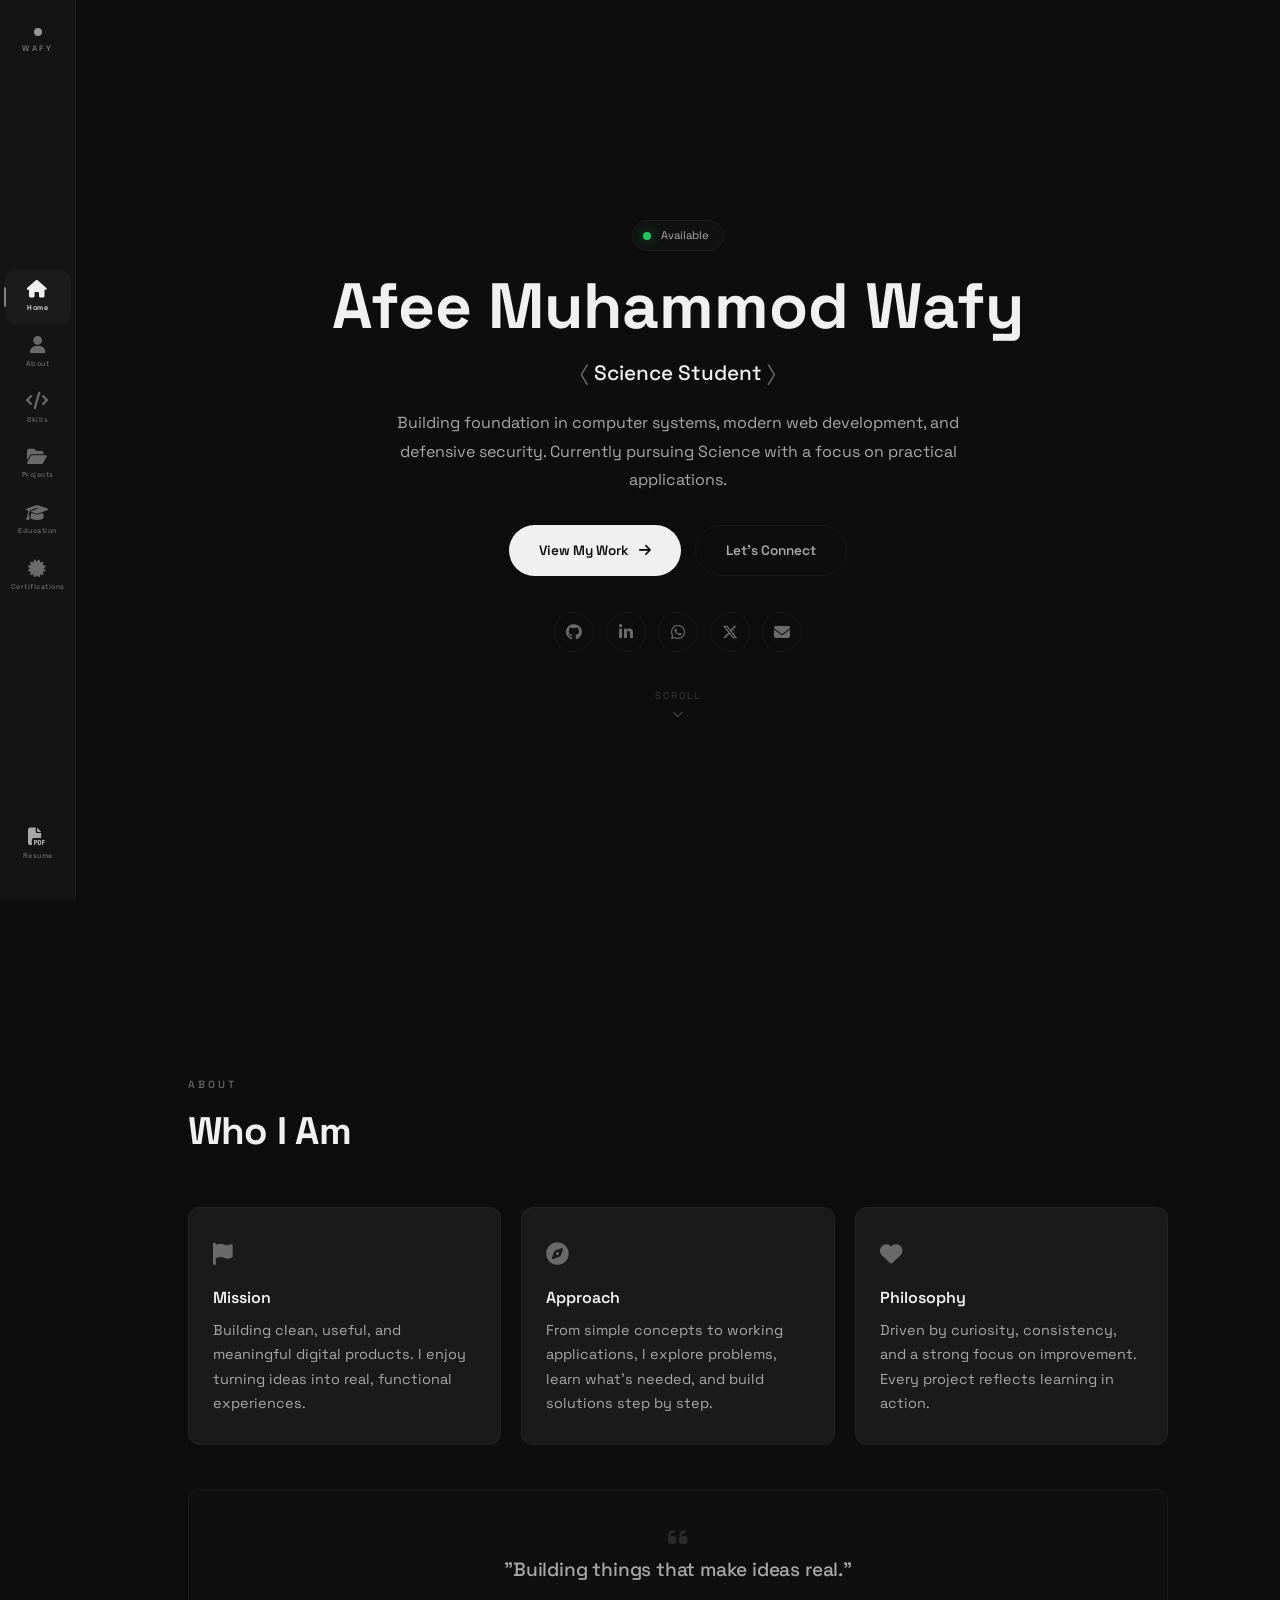
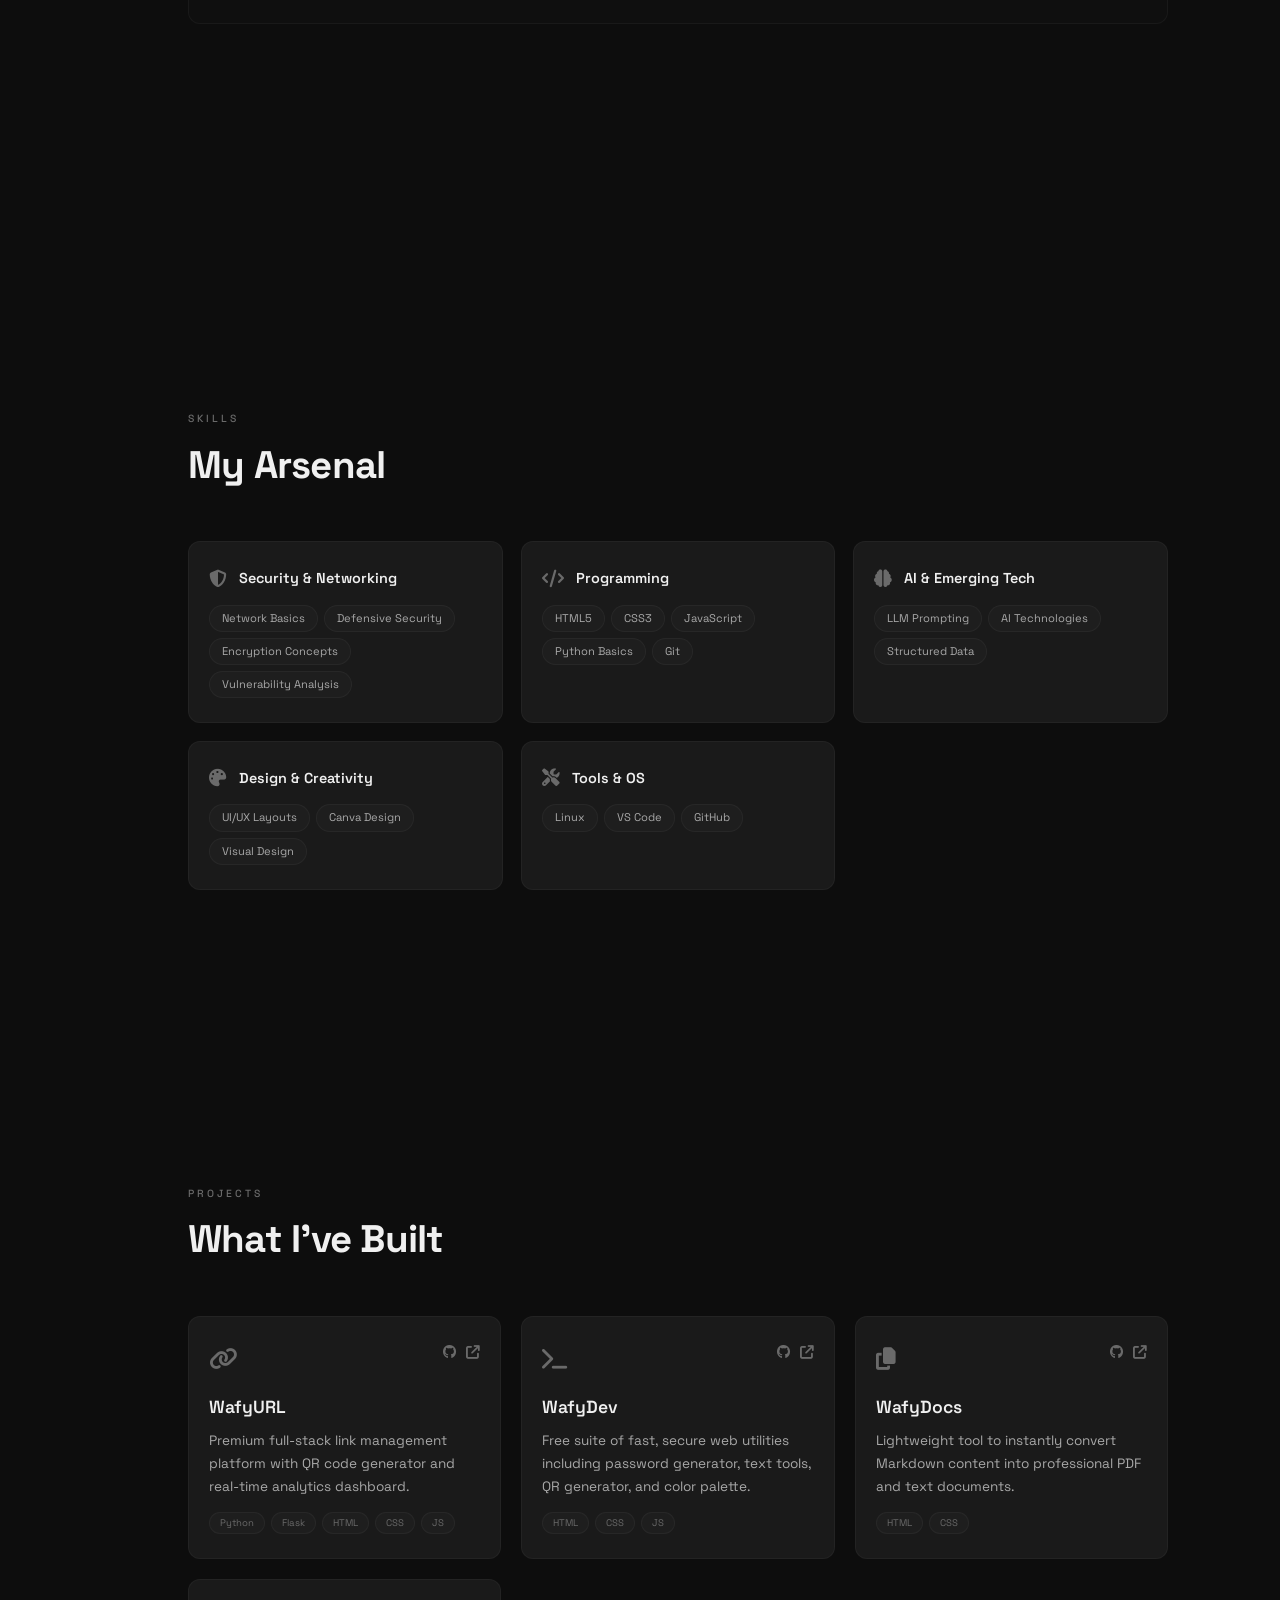
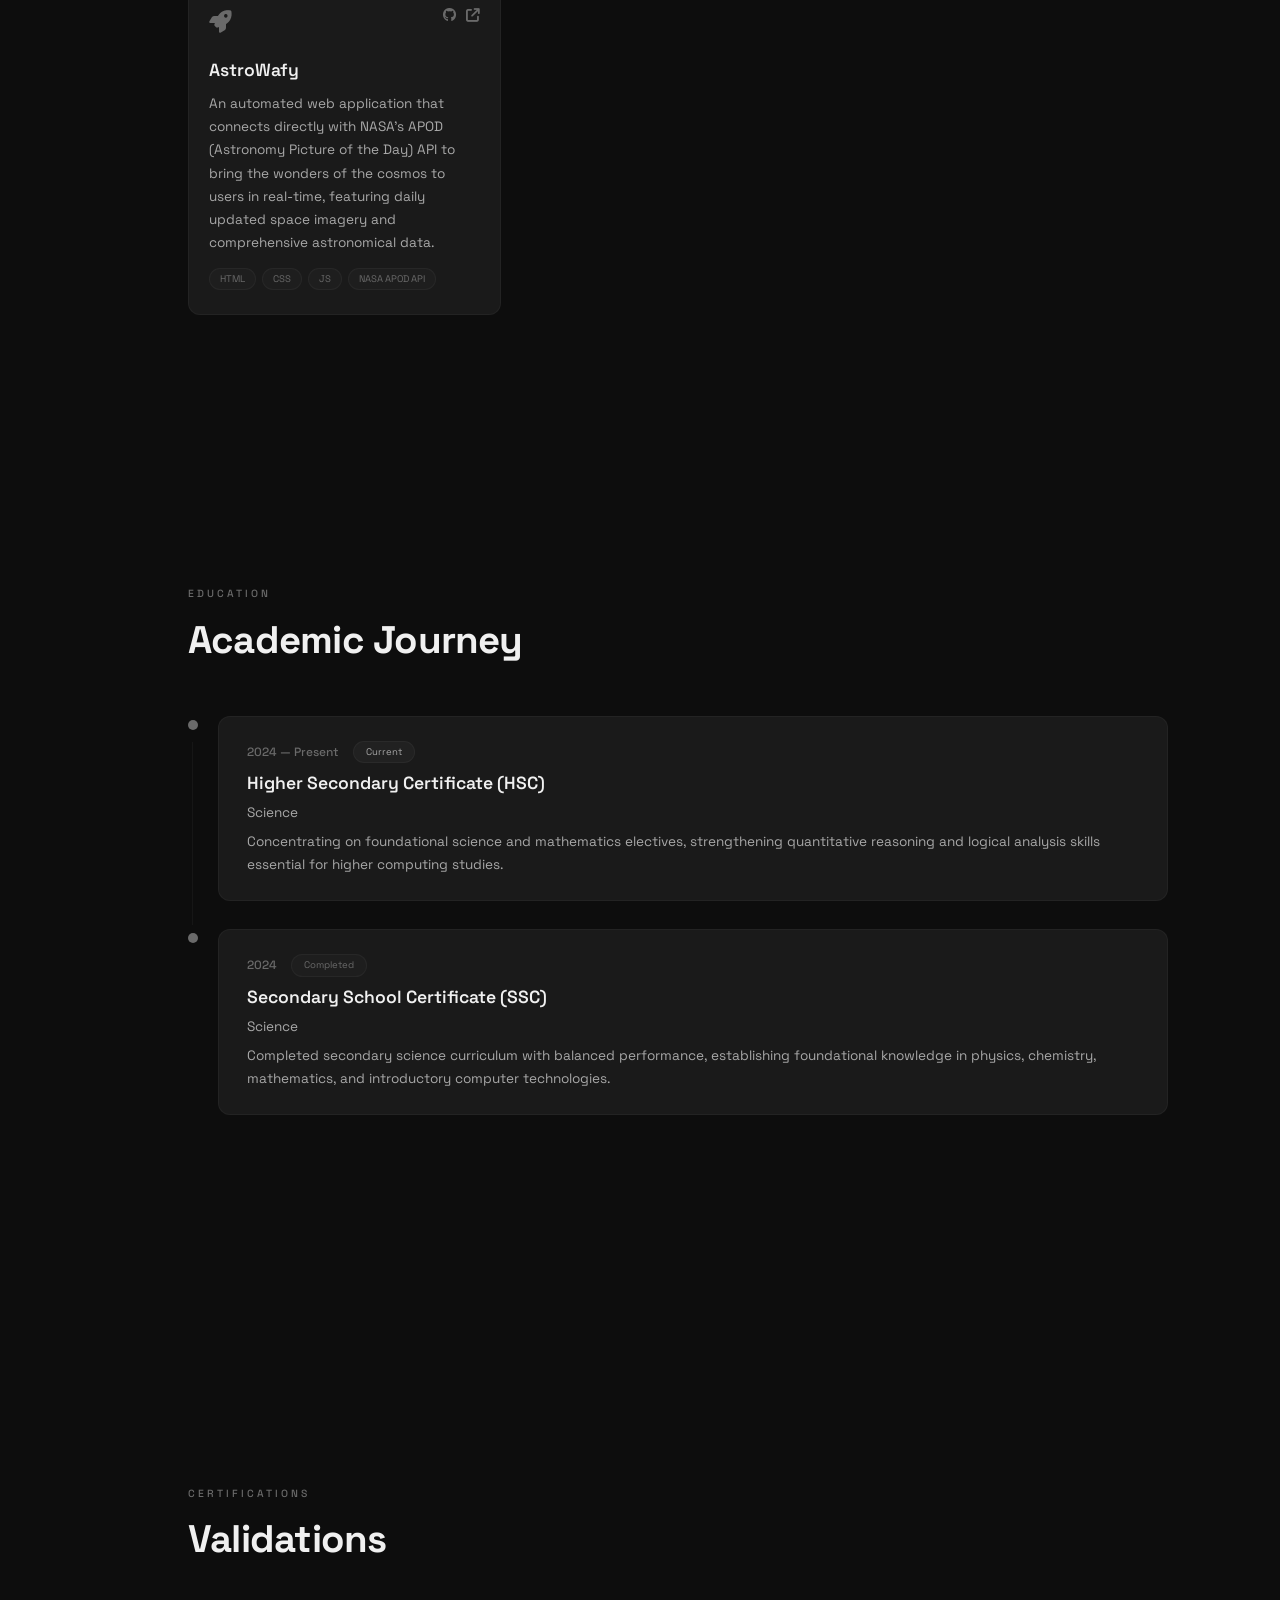
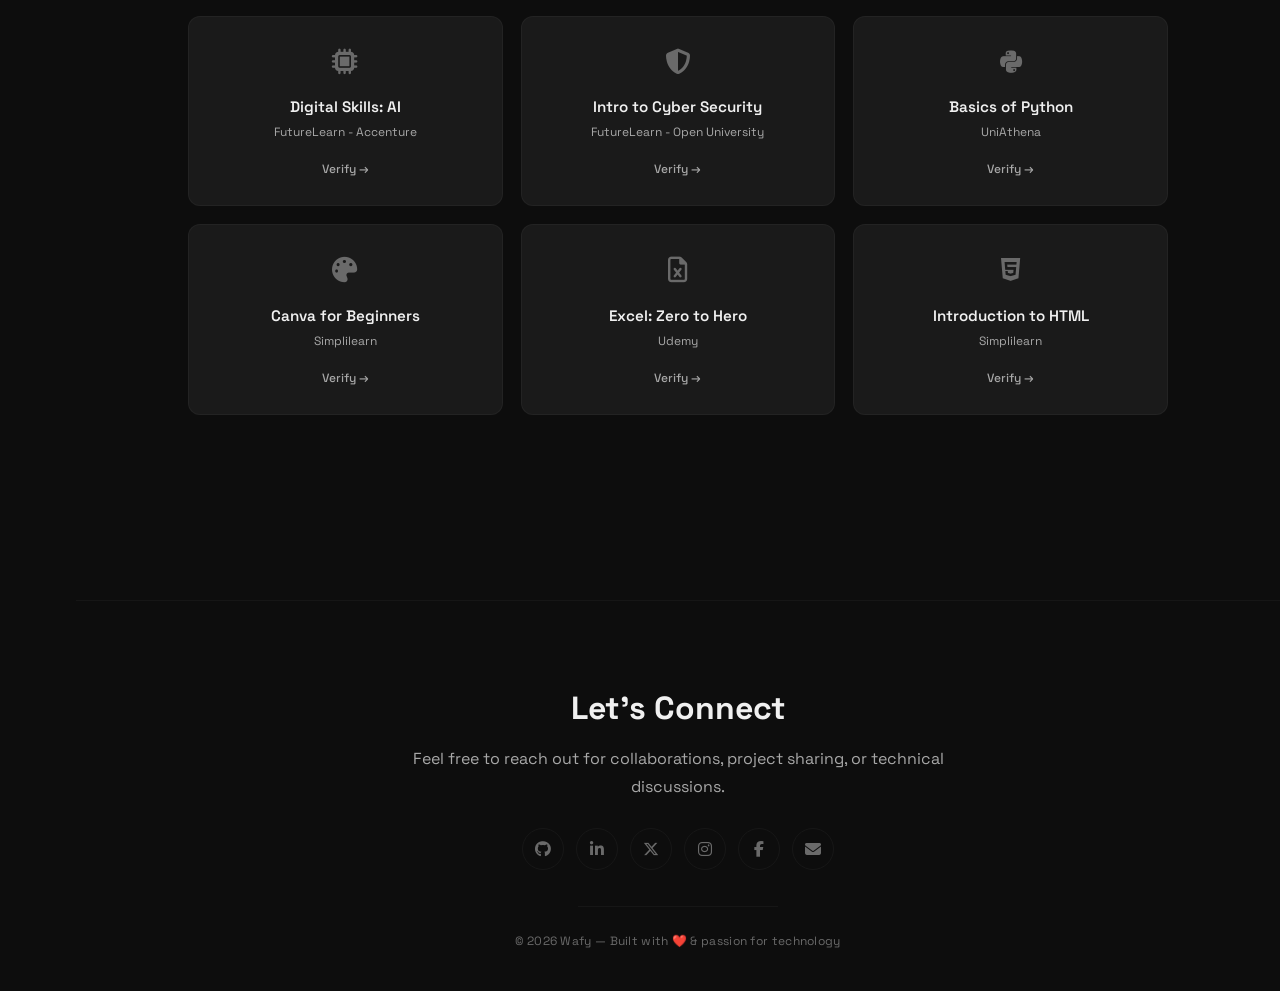
<file: index.html>
<!DOCTYPE html>
<html lang="en">
<head>
    <meta charset="UTF-8">
    <meta name="viewport" content="width=device-width, initial-scale=1.0">
    <title>Afee Muhammod Wafy</title>
    
    <!-- SEO Meta Tags -->
    <meta name="description" content="Portfolio of Afee Muhammod Wafy, a Science student, cybersecurity enthusiast, and developer exploring AI and front-end technologies.">
    <meta name="keywords" content="Afee Muhammod Wafy, Wafy, Portfolio, Science Student, Cybersecurity, Front-End Developer, AI Explorer">
    <meta name="author" content="Afee Muhammod Wafy">
    <link rel="canonical" href="https://www.amwafy.xyz/">
    
    <!-- Google Search Site Name Structured Data -->
    <script type="application/ld+json">
    {
      "@context": "https://schema.org",
      "@type": "WebSite",
      "name": "Afee Muhammod Wafy",
      "url": "https://www.amwafy.xyz/"
    }
    </script>
    
    <!-- Open Graph -->
    <meta property="og:type" content="website">
    <meta property="og:url" content="https://www.amwafy.xyz/">
    <meta property="og:title" content="Afee Muhammod Wafy">
    <meta property="og:description" content="Portfolio of Afee Muhammod Wafy, exploring front-end development, cybersecurity, and artificial intelligence.">
    <meta property="og:image" content="https://www.amwafy.xyz/images/og-image.jpg">

    <!-- Twitter -->
    <meta property="twitter:card" content="summary_large_image">
    <meta property="twitter:url" content="https://www.amwafy.xyz/">
    <meta property="twitter:title" content="Afee Muhammod Wafy">
    <meta property="twitter:description" content="Portfolio of Afee Muhammod Wafy.">

    <!-- Favicon -->
    <link rel="icon" type="image/png" href="icon.png">
    <link rel="apple-touch-icon" href="icon.png">

    <!-- Google Fonts -->
    <link rel="preconnect" href="https://fonts.googleapis.com">
    <link rel="preconnect" href="https://fonts.gstatic.com" crossorigin>
    <link href="https://fonts.googleapis.com/css2?family=Space+Grotesk:wght@300;400;500;600;700&display=swap" rel="stylesheet">

    <!-- Font Awesome 6.5+ (supports X/Twitter icon) -->
    <link rel="stylesheet" href="https://cdnjs.cloudflare.com/ajax/libs/font-awesome/6.5.0/css/all.min.css">

    <!-- Custom CSS -->
    <link rel="stylesheet" href="style.css">
</head>
<body>

    <!-- ✦ SIDEBAR NAVIGATION ✦ -->
    <aside class="sidebar">
        <div class="sidebar-brand">
            <span class="brand-dot"></span>
            <span class="brand-text">WAFY</span>
        </div>
        
        <nav class="sidebar-nav">
            <a href="#home" class="nav-link active" data-section="home">
                <i class="fa-solid fa-house"></i>
                <span>Home</span>
            </a>
            <a href="#about" class="nav-link" data-section="about">
                <i class="fa-solid fa-user"></i>
                <span>About</span>
            </a>
            <a href="#skills" class="nav-link" data-section="skills">
                <i class="fa-solid fa-code"></i>
                <span>Skills</span>
            </a>
            <a href="#projects" class="nav-link" data-section="projects">
                <i class="fa-solid fa-folder-open"></i>
                <span>Projects</span>
            </a>
            <a href="#education" class="nav-link" data-section="education">
                <i class="fa-solid fa-graduation-cap"></i>
                <span>Education</span>
            </a>
            <a href="#certifications" class="nav-link" data-section="certifications">
                <i class="fa-solid fa-certificate"></i>
                <span>Certifications</span>
            </a>
        </nav>

        <div class="sidebar-footer">
            <a href="cv.pdf" download class="sidebar-resume">
                <i class="fa-solid fa-file-pdf"></i>
                <span>Resume</span>
            </a>
        </div>
    </aside>

    <!-- ✦ MOBILE HEADER ✦ -->
    <header class="mobile-header">
        <span class="mobile-brand">WAFY</span>
        <button class="mobile-menu-btn" id="menuBtn">
            <span></span>
            <span></span>
            <span></span>
        </button>
    </header>

    <!-- ✦ MOBILE NAV ✦ -->
    <div class="mobile-nav" id="mobileNav">
        <a href="#home" class="mobile-nav-link active" data-section="home">
            <i class="fa-solid fa-house"></i> Home
        </a>
        <a href="#about" class="mobile-nav-link" data-section="about">
            <i class="fa-solid fa-user"></i> About
        </a>
        <a href="#skills" class="mobile-nav-link" data-section="skills">
            <i class="fa-solid fa-code"></i> Skills
        </a>
        <a href="#projects" class="mobile-nav-link" data-section="projects">
            <i class="fa-solid fa-folder-open"></i> Projects
        </a>
        <a href="#education" class="mobile-nav-link" data-section="education">
            <i class="fa-solid fa-graduation-cap"></i> Education
        </a>
        <a href="#certifications" class="mobile-nav-link" data-section="certifications">
            <i class="fa-solid fa-certificate"></i> Certifications
        </a>
        <a href="cv.pdf" download class="mobile-nav-link resume-mobile">
            <i class="fa-solid fa-file-pdf"></i> Resume
        </a>
    </div>

    <!-- ✦ MAIN CONTENT ✦ -->
    <main class="main-content">

        <!-- ═══ HERO ═══ -->
        <section id="home" class="section hero">
            <div class="hero-content-center">
                <div class="hero-tag">
                    <span class="pulse-dot"></span>
                    Available
                </div>
                <h1 class="hero-name">
                    Afee Muhammod Wafy
                </h1>
                <div class="hero-role">
                    <span class="role-bracket">⟨</span>
                    <span class="role-text" id="roleText">Front-End Developer</span>
                    <span class="role-bracket">⟩</span>
                </div>
                <p class="hero-desc">
                    Building foundation in computer systems, modern web development, 
                    and defensive security. Currently pursuing Science with a focus 
                    on practical applications.
                </p>
                <div class="hero-actions">
                    <a href="#projects" class="btn-primary">
                        View My Work
                        <i class="fa-solid fa-arrow-right"></i>
                    </a>
                    <a href="#footer" class="btn-secondary">
                        Let's Connect
                    </a>
                </div>
                <div class="hero-social">
                    <a href="https://github.com/afeemuhammodwafy1" target="_blank"><i class="fa-brands fa-github"></i></a>
                    <a href="https://linkedin.com/in/afeemuhammodwafy1" target="_blank"><i class="fa-brands fa-linkedin-in"></i></a>
                    <a href="https://wa.me/8801644568471" target="_blank"><i class="fa-brands fa-whatsapp"></i></a>
                    <a href="https://twitter.com/muhammodwafy" target="_blank"><i class="fa-brands fa-x-twitter"></i></a>
                    <a href="mailto:afeemuhammodwafy@gmail.com"><i class="fa-solid fa-envelope"></i></a>
                </div>
            </div>
            <div class="scroll-indicator">
                <span>Scroll</span>
                <i class="fa-solid fa-chevron-down"></i>
            </div>
        </section>

        <!-- ═══ ABOUT ═══ -->
        <section id="about" class="section">
            <div class="section-label">About</div>
            <h2 class="section-title">Who I Am</h2>
            
            <div class="about-grid">
                <div class="about-card">
                    <div class="about-icon"><i class="fa-solid fa-flag"></i></div>
                    <h3>Mission</h3>
                    <p>Building clean, useful, and meaningful digital products. I enjoy turning ideas into real, functional experiences.</p>
                </div>
                <div class="about-card">
                    <div class="about-icon"><i class="fa-solid fa-compass"></i></div>
                    <h3>Approach</h3>
                    <p>From simple concepts to working applications, I explore problems, learn what's needed, and build solutions step by step.</p>
                </div>
                <div class="about-card">
                    <div class="about-icon"><i class="fa-solid fa-heart"></i></div>
                    <h3>Philosophy</h3>
                    <p>Driven by curiosity, consistency, and a strong focus on improvement. Every project reflects learning in action.</p>
                </div>
            </div>

            <div class="about-quote-block">
                <i class="fa-solid fa-quote-left"></i>
                <p>"Building things that make ideas real."</p>
            </div>
        </section>

        <!-- ═══ SKILLS ═══ -->
        <section id="skills" class="section">
            <div class="section-label">Skills</div>
            <h2 class="section-title">My Arsenal</h2>

            <div class="skills-grid">
                <div class="skill-group">
                    <div class="skill-group-header">
                        <i class="fa-solid fa-shield-halved"></i>
                        <h3>Security & Networking</h3>
                    </div>
                    <div class="skill-tags">
                        <span>Network Basics</span>
                        <span>Defensive Security</span>
                        <span>Encryption Concepts</span>
                        <span>Vulnerability Analysis</span>
                    </div>
                </div>

                <div class="skill-group">
                    <div class="skill-group-header">
                        <i class="fa-solid fa-code"></i>
                        <h3>Programming</h3>
                    </div>
                    <div class="skill-tags">
                        <span>HTML5</span>
                        <span>CSS3</span>
                        <span>JavaScript</span>
                        <span>Python Basics</span>
                        <span>Git</span>
                    </div>
                </div>

                <div class="skill-group">
                    <div class="skill-group-header">
                        <i class="fa-solid fa-brain"></i>
                        <h3>AI & Emerging Tech</h3>
                    </div>
                    <div class="skill-tags">
                        <span>LLM Prompting</span>
                        <span>AI Technologies</span>
                        <span>Structured Data</span>
                    </div>
                </div>

                <div class="skill-group">
                    <div class="skill-group-header">
                        <i class="fa-solid fa-palette"></i>
                        <h3>Design & Creativity</h3>
                    </div>
                    <div class="skill-tags">
                        <span>UI/UX Layouts</span>
                        <span>Canva Design</span>
                        <span>Visual Design</span>
                    </div>
                </div>

                <div class="skill-group">
                    <div class="skill-group-header">
                        <i class="fa-solid fa-tools"></i>
                        <h3>Tools & OS</h3>
                    </div>
                    <div class="skill-tags">
                        <span>Linux</span>
                        <span>VS Code</span>
                        <span>GitHub</span>
                    </div>
                </div>
            </div>
        </section>

        <!-- ═══ PROJECTS ═══ -->
        <section id="projects" class="section">
            <div class="section-label">Projects</div>
            <h2 class="section-title">What I've Built</h2>

            <div class="projects-grid">
                <!-- Project 1 -->
                <div class="project-card">
                    <div class="project-top">
                        <div class="project-icon"><i class="fa-solid fa-link"></i></div>
                        <div class="project-links-top">
                            <a href="https://github.com/afeemuhammodwafy1/wafyurl" target="_blank"><i class="fa-brands fa-github"></i></a>
                            <a href="https://wafyurl.onrender.com/" target="_blank"><i class="fa-solid fa-arrow-up-right-from-square"></i></a>
                        </div>
                    </div>
                    <h3 class="project-title">WafyURL</h3>
                    <p class="project-desc">Premium full-stack link management platform with QR code generator and real-time analytics dashboard.</p>
                    <div class="project-tags">
                        <span>Python</span>
                        <span>Flask</span>
                        <span>HTML</span>
                        <span>CSS</span>
                        <span>JS</span>
                    </div>
                </div>

                <!-- Project 2 -->
                <div class="project-card">
                    <div class="project-top">
                        <div class="project-icon"><i class="fa-solid fa-terminal"></i></div>
                        <div class="project-links-top">
                            <a href="https://github.com/afeemuhammodwafy1/wafydev" target="_blank"><i class="fa-brands fa-github"></i></a>
                            <a href="https://afeemuhammodwafy1.github.io/wafydev/" target="_blank"><i class="fa-solid fa-arrow-up-right-from-square"></i></a>
                        </div>
                    </div>
                    <h3 class="project-title">WafyDev</h3>
                    <p class="project-desc">Free suite of fast, secure web utilities including password generator, text tools, QR generator, and color palette.</p>
                    <div class="project-tags">
                        <span>HTML</span>
                        <span>CSS</span>
                        <span>JS</span>
                    </div>
                </div>

                <!-- Project 3 -->
                <div class="project-card">
                    <div class="project-top">
                        <div class="project-icon"><i class="fa-solid fa-copy"></i></div>
                        <div class="project-links-top">
                            <a href="https://github.com/afeemuhammodwafy1/wafydocs" target="_blank"><i class="fa-brands fa-github"></i></a>
                            <a href="https://afeemuhammodwafy1.github.io/wafydocs/" target="_blank"><i class="fa-solid fa-arrow-up-right-from-square"></i></a>
                        </div>
                    </div>
                    <h3 class="project-title">WafyDocs</h3>
                    <p class="project-desc">Lightweight tool to instantly convert Markdown content into professional PDF and text documents.</p>
                    <div class="project-tags">
                        <span>HTML</span>
                        <span>CSS</span>
                    </div>
                </div>

                <!-- Project 4 - NEW AstroWafy -->
                <div class="project-card">
                    <div class="project-top">
                        <div class="project-icon"><i class="fa-solid fa-rocket"></i></div>
                        <div class="project-links-top">
                            <a href="https://github.com/afeemuhammodwafy1/astrowafy" target="_blank"><i class="fa-brands fa-github"></i></a>
                            <a href="https://astro.amwafy.xyz/" target="_blank"><i class="fa-solid fa-arrow-up-right-from-square"></i></a>
                        </div>
                    </div>
                    <h3 class="project-title">AstroWafy</h3>
                    <p class="project-desc">An automated web application that connects directly with NASA's APOD (Astronomy Picture of the Day) API to bring the wonders of the cosmos to users in real-time, featuring daily updated space imagery and comprehensive astronomical data.</p>
                    <div class="project-tags">
                        <span>HTML</span>
                        <span>CSS</span>
                        <span>JS</span>
                        <span>NASA APOD API</span>
                    </div>
                </div>
            </div>
        </section>

        <!-- ═══ EDUCATION ═══ -->
        <section id="education" class="section">
            <div class="section-label">Education</div>
            <h2 class="section-title">Academic Journey</h2>

            <div class="edu-timeline">
                <div class="edu-item">
                    <div class="edu-dot"></div>
                    <div class="edu-content">
                        <div class="edu-header">
                            <span class="edu-year">2024 — Present</span>
                            <span class="edu-badge">Current</span>
                        </div>
                        <h3 class="edu-title">Higher Secondary Certificate (HSC)</h3>
                        <p class="edu-meta">Science</p>
                        <p class="edu-desc">Concentrating on foundational science and mathematics electives, strengthening quantitative reasoning and logical analysis skills essential for higher computing studies.</p>
                    </div>
                </div>

                <div class="edu-item">
                    <div class="edu-dot"></div>
                    <div class="edu-content">
                        <div class="edu-header">
                            <span class="edu-year">2024</span>
                            <span class="edu-badge done">Completed</span>
                        </div>
                        <h3 class="edu-title">Secondary School Certificate (SSC)</h3>
                        <p class="edu-meta">Science</p>
                        <p class="edu-desc">Completed secondary science curriculum with balanced performance, establishing foundational knowledge in physics, chemistry, mathematics, and introductory computer technologies.</p>
                    </div>
                </div>
            </div>
        </section>

        <!-- ═══ CERTIFICATIONS ═══ -->
        <section id="certifications" class="section">
            <div class="section-label">Certifications</div>
            <h2 class="section-title">Validations</h2>

            <div class="cert-grid">
                <div class="cert-item">
                    <div class="cert-icon"><i class="fa-solid fa-microchip"></i></div>
                    <h4>Digital Skills: AI</h4>
                    <p>FutureLearn - Accenture</p>
                    <a href="https://www.futurelearn.com/certificates/e6npdxg" target="_blank">Verify →</a>
                </div>

                <div class="cert-item">
                    <div class="cert-icon"><i class="fa-solid fa-shield-halved"></i></div>
                    <h4>Intro to Cyber Security</h4>
                    <p>FutureLearn - Open University</p>
                    <a href="https://www.futurelearn.com/certificates/h6davat" target="_blank">Verify →</a>
                </div>

                <div class="cert-item">
                    <div class="cert-icon"><i class="fa-brands fa-python"></i></div>
                    <h4>Basics of Python</h4>
                    <p>UniAthena</p>
                    <a href="https://uniathena.com/verify/certificate?certID=8781-9786-7632" target="_blank">Verify →</a>
                </div>

                <div class="cert-item">
                    <div class="cert-icon"><i class="fa-solid fa-palette"></i></div>
                    <h4>Canva for Beginners</h4>
                    <p>Simplilearn</p>
                    <a href="https://simpli-web.app.link/e/DXiqi2ANM1b" target="_blank">Verify →</a>
                </div>

                <div class="cert-item">
                    <div class="cert-icon"><i class="fa-regular fa-file-excel"></i></div>
                    <h4>Excel: Zero to Hero</h4>
                    <p>Udemy</p>
                    <a href="https://udemy.com/certificate/UC-04491d93-4e56-413d-9c41-da1642c5844d/" target="_blank">Verify →</a>
                </div>

                <div class="cert-item">
                    <div class="cert-icon"><i class="fa-brands fa-html5"></i></div>
                    <h4>Introduction to HTML</h4>
                    <p>Simplilearn</p>
                    <a href="https://simpli-web.app.link/e/isp9CvQ6G1b" target="_blank">Verify →</a>
                </div>
            </div>
        </section>

        <!-- ═══ FOOTER ═══ -->
        <footer id="footer" class="footer">
            <div class="footer-content">
                <h2 class="footer-title">Let's Connect</h2>
                <p class="footer-desc">Feel free to reach out for collaborations, project sharing, or technical discussions.</p>
                
                <div class="footer-social">
                    <a href="https://github.com/afeemuhammodwafy1" target="_blank"><i class="fa-brands fa-github"></i></a>
                    <a href="https://linkedin.com/in/afeemuhammodwafy1" target="_blank"><i class="fa-brands fa-linkedin-in"></i></a>
                    <a href="https://twitter.com/muhammodwafy" target="_blank"><i class="fa-brands fa-x-twitter"></i></a>
                    <a href="https://instagram.com/afeemuhammodwafy" target="_blank"><i class="fa-brands fa-instagram"></i></a>
                    <a href="https://facebook.com/afeemuhammodwafy" target="_blank"><i class="fa-brands fa-facebook-f"></i></a>
                    <a href="mailto:afeemuhammodwafy@gmail.com"><i class="fa-solid fa-envelope"></i></a>
                </div>
                
                <div class="footer-divider"></div>
                <p class="copyright">&copy; 2026 Wafy — Built with ❤️ &amp; passion for technology</p>
            </div>
        </footer>

    </main>

    <!-- ✦ BACK TO TOP ✦ -->
    <button id="backTop" class="back-top">
        <i class="fa-solid fa-chevron-up"></i>
    </button>

    <!-- Custom JS -->
    <script>
        // ─── Mobile Menu ───
        const menuBtn = document.getElementById('menuBtn');
        const mobileNav = document.getElementById('mobileNav');

        menuBtn.addEventListener('click', () => {
            menuBtn.classList.toggle('active');
            mobileNav.classList.toggle('active');
        });

        document.querySelectorAll('.mobile-nav-link').forEach(link => {
            link.addEventListener('click', () => {
                menuBtn.classList.remove('active');
                mobileNav.classList.remove('active');
            });
        });

        // ─── Role Typing ───
        const roles = ["Science Student", "Cybersecurity Enthusiast", "Front-End Developer", "AI & Tech Explorer"];
        let roleIndex = 0, charIndex = 0, isDeleting = false;
        const roleEl = document.getElementById('roleText');

        function typeRole() {
            const current = roles[roleIndex];
            if (isDeleting) {
                roleEl.textContent = current.slice(0, charIndex - 1);
                charIndex--;
            } else {
                roleEl.textContent = current.slice(0, charIndex + 1);
                charIndex++;
            }

            if (!isDeleting && charIndex === current.length) {
                isDeleting = true;
                setTimeout(typeRole, 2000);
                return;
            } else if (isDeleting && charIndex === 0) {
                isDeleting = false;
                roleIndex = (roleIndex + 1) % roles.length;
                setTimeout(typeRole, 300);
                return;
            }
            setTimeout(typeRole, isDeleting ? 40 : 80);
        }
        typeRole();

        // ─── Active Nav Link ───
        const sections = document.querySelectorAll('.section');
        const navLinks = document.querySelectorAll('.nav-link');
        const mobileLinks = document.querySelectorAll('.mobile-nav-link');

        function setActive(id) {
            navLinks.forEach(l => l.classList.toggle('active', l.dataset.section === id));
            mobileLinks.forEach(l => l.classList.toggle('active', l.dataset.section === id));
        }

        window.addEventListener('scroll', () => {
            let current = '';
            sections.forEach(s => {
                const top = s.offsetTop - 150;
                if (window.scrollY >= top) current = s.id;
            });
            setActive(current);
        });

        // ─── Back to Top ───
        const backTop = document.getElementById('backTop');
        window.addEventListener('scroll', () => {
            backTop.classList.toggle('visible', window.scrollY > 400);
        });
        backTop.addEventListener('click', () => {
            window.scrollTo({ top: 0, behavior: 'smooth' });
        });

        // ─── Smooth Scroll for Nav ───
        document.querySelectorAll('.nav-link, .mobile-nav-link').forEach(link => {
            link.addEventListener('click', (e) => {
                e.preventDefault();
                const target = document.querySelector(link.getAttribute('href'));
                if (target) target.scrollIntoView({ behavior: 'smooth' });
            });
        });
    </script>
</body>
</html>
</file>
<file: style.css>
/* ═══════════════════════════════════════
   ROOT VARIABLES - Minimal Dark Theme
   ═══════════════════════════════════════ */
:root {
    --bg-primary: #0d0d0d;
    --bg-secondary: #141414;
    --bg-card: #1a1a1a;
    --bg-card-hover: #222222;
    --bg-elevated: #242424;
    --text-primary: #f0f0f0;
    --text-secondary: #a8a8a8;
    --text-muted: #6a6a6a;
    --text-light: #d0d0d0;
    --accent: #8a8a8a;
    --accent-hover: #b0b0b0;
    --accent-subtle: #2a2a2a;
    --border: rgba(255, 255, 255, 0.04);
    --border-hover: rgba(255, 255, 255, 0.08);
    --radius: 12px;
    --transition: 0.3s cubic-bezier(0.16, 1, 0.3, 1);
    --font: 'Space Grotesk', sans-serif;
    --sidebar-width: 76px;
}

/* ═══════════════════════════════════════
   RESET & BASE
   ═══════════════════════════════════════ */
* {
    margin: 0;
    padding: 0;
    box-sizing: border-box;
}

html {
    scroll-behavior: smooth;
}

body {
    background: var(--bg-primary);
    color: var(--text-primary);
    font-family: var(--font);
    line-height: 1.7;
    display: flex;
}

/* ═══════════════════════════════════════
   SCROLLBAR
   ═══════════════════════════════════════ */
::-webkit-scrollbar {
    width: 4px;
}
::-webkit-scrollbar-track {
    background: var(--bg-primary);
}
::-webkit-scrollbar-thumb {
    background: var(--accent);
    border-radius: 10px;
}

/* ═══════════════════════════════════════
   SIDEBAR
   ═══════════════════════════════════════ */
.sidebar {
    position: fixed;
    left: 0;
    top: 0;
    width: var(--sidebar-width);
    height: 100vh;
    background: var(--bg-secondary);
    border-right: 1px solid var(--border);
    display: flex;
    flex-direction: column;
    align-items: center;
    justify-content: space-between;
    padding: 28px 0;
    z-index: 100;
}

.sidebar-brand {
    display: flex;
    flex-direction: column;
    align-items: center;
    gap: 6px;
}

.brand-dot {
    width: 8px;
    height: 8px;
    border-radius: 50%;
    background: var(--text-primary);
    opacity: 0.6;
}

.brand-text {
    font-size: 0.5rem;
    font-weight: 700;
    letter-spacing: 2.5px;
    color: var(--text-muted);
}

.sidebar-nav {
    display: flex;
    flex-direction: column;
    gap: 2px;
}

.nav-link {
    display: flex;
    flex-direction: column;
    align-items: center;
    gap: 2px;
    padding: 10px 6px;
    border-radius: 10px;
    color: var(--text-muted);
    text-decoration: none;
    font-size: 0.45rem;
    font-weight: 500;
    transition: var(--transition);
    position: relative;
    letter-spacing: 0.5px;
}

.nav-link i {
    font-size: 1.1rem;
    margin-bottom: 2px;
}

.nav-link:hover {
    color: var(--text-secondary);
    background: rgba(255, 255, 255, 0.02);
}

.nav-link.active {
    color: var(--text-primary);
    background: rgba(255, 255, 255, 0.03);
}

.nav-link.active::before {
    content: '';
    position: absolute;
    left: -1px;
    top: 50%;
    transform: translateY(-50%);
    width: 2px;
    height: 20px;
    border-radius: 0 2px 2px 0;
    background: var(--text-primary);
    opacity: 0.5;
}

.sidebar-footer {
    display: flex;
    flex-direction: column;
    align-items: center;
}

.sidebar-resume {
    display: flex;
    flex-direction: column;
    align-items: center;
    gap: 4px;
    padding: 10px 6px;
    border-radius: 10px;
    color: var(--text-muted);
    text-decoration: none;
    font-size: 0.45rem;
    font-weight: 500;
    transition: var(--transition);
    letter-spacing: 0.5px;
}

.sidebar-resume i {
    font-size: 1.1rem;
    color: var(--text-secondary);
}

.sidebar-resume:hover {
    color: var(--text-secondary);
    background: rgba(255, 255, 255, 0.02);
}

.sidebar-resume span {
    font-size: 0.45rem;
    letter-spacing: 0.5px;
}

/* ═══════════════════════════════════════
   MOBILE HEADER & NAV
   ═══════════════════════════════════════ */
.mobile-header {
    display: none;
    position: fixed;
    top: 0;
    left: 0;
    right: 0;
    z-index: 90;
    padding: 14px 20px;
    background: rgba(13, 13, 13, 0.95);
    backdrop-filter: blur(16px);
    border-bottom: 1px solid var(--border);
    justify-content: space-between;
    align-items: center;
}

.mobile-brand {
    font-weight: 700;
    font-size: 1rem;
    letter-spacing: 2px;
    color: var(--text-primary);
}

.mobile-menu-btn {
    display: flex;
    flex-direction: column;
    gap: 4px;
    background: none;
    border: none;
    cursor: pointer;
    padding: 4px;
}

.mobile-menu-btn span {
    width: 22px;
    height: 1.5px;
    background: var(--text-primary);
    border-radius: 2px;
    transition: var(--transition);
}

.mobile-menu-btn.active span:nth-child(1) {
    transform: rotate(45deg) translate(4px, 4px);
}
.mobile-menu-btn.active span:nth-child(2) {
    opacity: 0;
}
.mobile-menu-btn.active span:nth-child(3) {
    transform: rotate(-45deg) translate(4px, -4px);
}

.mobile-nav {
    display: none;
    position: fixed;
    top: 58px;
    left: 0;
    right: 0;
    z-index: 89;
    background: rgba(13, 13, 13, 0.98);
    backdrop-filter: blur(16px);
    padding: 16px 20px 20px;
    border-bottom: 1px solid var(--border);
    flex-direction: column;
    gap: 2px;
    transform: translateY(-8px);
    opacity: 0;
    transition: var(--transition);
    pointer-events: none;
}

.mobile-nav.active {
    transform: translateY(0);
    opacity: 1;
    pointer-events: all;
}

.mobile-nav-link {
    display: flex;
    align-items: center;
    gap: 14px;
    padding: 10px 14px;
    border-radius: 10px;
    color: var(--text-secondary);
    text-decoration: none;
    font-size: 0.9rem;
    transition: var(--transition);
}

.mobile-nav-link i {
    width: 18px;
    color: var(--text-muted);
    font-size: 0.95rem;
}

.mobile-nav-link:hover,
.mobile-nav-link.active {
    background: rgba(255, 255, 255, 0.02);
    color: var(--text-primary);
}

.mobile-nav-link.active i {
    color: var(--text-primary);
}

.resume-mobile {
    margin-top: 6px;
    padding-top: 14px;
    border-top: 1px solid var(--border);
    color: var(--text-light);
}

.resume-mobile i {
    color: var(--text-secondary) !important;
}

.resume-mobile span {
    font-size: 0.9rem;
}

/* ═══════════════════════════════════════
   MAIN CONTENT
   ═══════════════════════════════════════ */
.main-content {
    margin-left: var(--sidebar-width);
    flex: 1;
    min-height: 100vh;
}

/* ═══════════════════════════════════════
   SECTIONS
   ═══════════════════════════════════════ */
.section {
    padding: 80px 60px;
    max-width: 1100px;
    margin: 0 auto;
    min-height: 100vh;
    display: flex;
    flex-direction: column;
    justify-content: center;
}

.section-label {
    font-size: 0.65rem;
    text-transform: uppercase;
    letter-spacing: 3px;
    color: var(--text-muted);
    font-weight: 500;
    margin-bottom: 4px;
}

.section-title {
    font-size: 2.4rem;
    font-weight: 700;
    margin-bottom: 44px;
    letter-spacing: -0.02em;
    color: var(--text-primary);
}

/* ═══════════════════════════════════════
   HERO - CENTERED
   ═══════════════════════════════════════ */
.hero {
    padding-top: 100px;
    padding-bottom: 60px;
    min-height: 100vh;
    display: flex;
    flex-direction: column;
    justify-content: center;
    align-items: center;
    text-align: center;
}

.hero-content-center {
    max-width: 780px;
    width: 100%;
    margin: 0 auto;
}

.hero-tag {
    display: inline-flex;
    align-items: center;
    gap: 10px;
    font-size: 0.7rem;
    color: var(--text-secondary);
    background: rgba(255, 255, 255, 0.02);
    padding: 5px 14px 5px 10px;
    border-radius: 50px;
    border: 1px solid var(--border);
    margin-bottom: 20px;
}

/* ─── Available Green Dot ─── */
.pulse-dot {
    width: 8px;
    height: 8px;
    border-radius: 50%;
    background: #22c55e;
    display: inline-block;
    box-shadow: 0 0 12px rgba(34, 197, 94, 0.6);
    animation: pulse-green 2s ease-in-out infinite;
}

@keyframes pulse-green {
    0%, 100% {
        opacity: 1;
        transform: scale(1);
        box-shadow: 0 0 12px rgba(34, 197, 94, 0.6);
    }
    50% {
        opacity: 0.7;
        transform: scale(1.2);
        box-shadow: 0 0 24px rgba(34, 197, 94, 0.3);
    }
}

.hero-name {
    font-size: 4rem;
    font-weight: 700;
    line-height: 1.1;
    margin-bottom: 14px;
    color: var(--text-primary);
}

.hero-role {
    font-size: 1.3rem;
    color: var(--text-secondary);
    margin-bottom: 18px;
}

.role-bracket {
    color: var(--text-muted);
}

.role-text {
    color: var(--text-primary);
    font-weight: 500;
}

.hero-desc {
    color: var(--text-secondary);
    font-size: 1rem;
    max-width: 580px;
    margin: 0 auto 30px;
    line-height: 1.8;
}

.hero-actions {
    display: flex;
    gap: 14px;
    flex-wrap: wrap;
    justify-content: center;
    margin-bottom: 36px;
}

.btn-primary {
    display: inline-flex;
    align-items: center;
    gap: 10px;
    padding: 13px 30px;
    background: var(--text-primary);
    color: var(--bg-primary);
    border-radius: 50px;
    text-decoration: none;
    font-weight: 600;
    font-size: 0.85rem;
    transition: var(--transition);
    border: none;
    cursor: pointer;
}

.btn-primary:hover {
    transform: translateY(-2px);
    opacity: 0.85;
}

.btn-secondary {
    display: inline-flex;
    align-items: center;
    padding: 13px 30px;
    border: 1px solid var(--border);
    color: var(--text-secondary);
    border-radius: 50px;
    text-decoration: none;
    font-weight: 600;
    font-size: 0.85rem;
    transition: var(--transition);
}

.btn-secondary:hover {
    border-color: var(--text-muted);
    color: var(--text-primary);
}

.hero-social {
    display: flex;
    gap: 12px;
    justify-content: center;
}

.hero-social a {
    display: flex;
    align-items: center;
    justify-content: center;
    width: 40px;
    height: 40px;
    border-radius: 50%;
    border: 1px solid var(--border);
    color: var(--text-muted);
    text-decoration: none;
    transition: var(--transition);
    font-size: 1rem;
}

.hero-social a:hover {
    border-color: var(--text-muted);
    color: var(--text-primary);
    background: rgba(255, 255, 255, 0.02);
    transform: translateY(-2px);
}

/* ─── Scroll Indicator ─── */
.scroll-indicator {
    display: flex;
    flex-direction: column;
    align-items: center;
    gap: 4px;
    color: var(--text-muted);
    font-size: 0.6rem;
    letter-spacing: 2px;
    text-transform: uppercase;
    margin-top: 36px;
    animation: bounce-down 2.5s ease-in-out infinite;
    opacity: 0.5;
}

.scroll-indicator i {
    font-size: 0.7rem;
}

@keyframes bounce-down {
    0%, 100% { transform: translateY(0); }
    50% { transform: translateY(5px); }
}

/* ═══════════════════════════════════════
   ABOUT
   ═══════════════════════════════════════ */
.about-grid {
    display: grid;
    grid-template-columns: repeat(3, 1fr);
    gap: 20px;
    margin-bottom: 44px;
}

.about-card {
    background: var(--bg-card);
    border: 1px solid var(--border);
    border-radius: var(--radius);
    padding: 28px 24px;
    transition: var(--transition);
}

.about-card:hover {
    border-color: var(--border-hover);
    transform: translateY(-3px);
    background: var(--bg-card-hover);
}

.about-icon {
    font-size: 1.4rem;
    color: var(--text-muted);
    margin-bottom: 10px;
}

.about-card h3 {
    font-size: 1rem;
    font-weight: 600;
    margin-bottom: 6px;
    color: var(--text-primary);
}

.about-card p {
    color: var(--text-secondary);
    font-size: 0.9rem;
    line-height: 1.7;
}

.about-quote-block {
    text-align: center;
    padding: 36px;
    border: 1px solid var(--border);
    border-radius: var(--radius);
    background: rgba(255, 255, 255, 0.01);
}

.about-quote-block i {
    font-size: 1.4rem;
    color: var(--text-muted);
    opacity: 0.3;
    margin-bottom: 6px;
}

.about-quote-block p {
    font-size: 1.2rem;
    font-weight: 500;
    color: var(--text-secondary);
    letter-spacing: -0.01em;
}

/* ═══════════════════════════════════════
   SKILLS
   ═══════════════════════════════════════ */
.skills-grid {
    display: grid;
    grid-template-columns: repeat(3, 1fr);
    gap: 18px;
}

.skill-group {
    background: var(--bg-card);
    border: 1px solid var(--border);
    border-radius: var(--radius);
    padding: 24px 20px;
    transition: var(--transition);
}

.skill-group:hover {
    border-color: var(--border-hover);
    background: var(--bg-card-hover);
}

.skill-group-header {
    display: flex;
    align-items: center;
    gap: 12px;
    margin-bottom: 14px;
}

.skill-group-header i {
    font-size: 1.1rem;
    color: var(--text-muted);
}

.skill-group-header h3 {
    font-size: 0.9rem;
    font-weight: 600;
    color: var(--text-primary);
}

.skill-tags {
    display: flex;
    flex-wrap: wrap;
    gap: 6px;
}

.skill-tags span {
    font-size: 0.7rem;
    padding: 3px 12px;
    background: rgba(255, 255, 255, 0.02);
    border: 1px solid var(--border);
    border-radius: 50px;
    color: var(--text-secondary);
    transition: var(--transition);
}

.skill-tags span:hover {
    border-color: var(--text-muted);
    color: var(--text-primary);
}

/* ═══════════════════════════════════════
   PROJECTS
   ═══════════════════════════════════════ */
.projects-grid {
    display: grid;
    grid-template-columns: repeat(3, 1fr);
    gap: 20px;
}

.project-card {
    background: var(--bg-card);
    border: 1px solid var(--border);
    border-radius: var(--radius);
    padding: 24px 20px;
    transition: var(--transition);
    display: flex;
    flex-direction: column;
}

.project-card:hover {
    border-color: var(--border-hover);
    transform: translateY(-3px);
    background: var(--bg-card-hover);
}

.project-top {
    display: flex;
    justify-content: space-between;
    align-items: flex-start;
    margin-bottom: 14px;
}

.project-icon {
    font-size: 1.4rem;
    color: var(--text-muted);
}

.project-links-top {
    display: flex;
    gap: 10px;
}

.project-links-top a {
    color: var(--text-muted);
    transition: var(--transition);
    font-size: 0.85rem;
}

.project-links-top a:hover {
    color: var(--text-primary);
}

.project-title {
    font-size: 1.1rem;
    font-weight: 600;
    margin-bottom: 6px;
    color: var(--text-primary);
}

.project-desc {
    color: var(--text-secondary);
    font-size: 0.85rem;
    line-height: 1.7;
    flex-grow: 1;
    margin-bottom: 14px;
}

.project-tags {
    display: flex;
    flex-wrap: wrap;
    gap: 6px;
}

.project-tags span {
    font-size: 0.6rem;
    padding: 2px 10px;
    background: rgba(255, 255, 255, 0.02);
    border: 1px solid var(--border);
    border-radius: 50px;
    color: var(--text-muted);
}

/* ═══════════════════════════════════════
   EDUCATION
   ═══════════════════════════════════════ */
.edu-timeline {
    display: flex;
    flex-direction: column;
    gap: 28px;
}

.edu-item {
    display: flex;
    gap: 20px;
    position: relative;
}

.edu-item:not(:last-child)::after {
    content: '';
    position: absolute;
    left: 4px;
    top: 26px;
    bottom: -24px;
    width: 1px;
    background: var(--border);
}

.edu-dot {
    width: 10px;
    height: 10px;
    border-radius: 50%;
    background: var(--text-muted);
    flex-shrink: 0;
    margin-top: 4px;
    position: relative;
    z-index: 1;
}

.edu-content {
    flex: 1;
    background: var(--bg-card);
    border: 1px solid var(--border);
    border-radius: var(--radius);
    padding: 24px 28px;
    transition: var(--transition);
}

.edu-content:hover {
    border-color: var(--border-hover);
}

.edu-header {
    display: flex;
    align-items: center;
    gap: 14px;
    margin-bottom: 6px;
    flex-wrap: wrap;
}

.edu-year {
    font-size: 0.75rem;
    color: var(--text-muted);
    font-weight: 500;
}

.edu-badge {
    font-size: 0.6rem;
    padding: 2px 12px;
    border-radius: 50px;
    background: rgba(255, 255, 255, 0.03);
    color: var(--text-secondary);
    border: 1px solid var(--border);
}

.edu-badge.done {
    background: rgba(255, 255, 255, 0.02);
    color: var(--text-muted);
}

.edu-title {
    font-size: 1.1rem;
    font-weight: 600;
    margin-bottom: 2px;
    color: var(--text-primary);
}

.edu-meta {
    color: var(--text-secondary);
    font-size: 0.85rem;
    margin-bottom: 6px;
}

.edu-desc {
    color: var(--text-secondary);
    font-size: 0.85rem;
    line-height: 1.7;
}

/* ═══════════════════════════════════════
   CERTIFICATIONS
   ═══════════════════════════════════════ */
.cert-grid {
    display: grid;
    grid-template-columns: repeat(3, 1fr);
    gap: 18px;
}

.cert-item {
    background: var(--bg-card);
    border: 1px solid var(--border);
    border-radius: var(--radius);
    padding: 24px 20px;
    text-align: center;
    transition: var(--transition);
}

.cert-item:hover {
    border-color: var(--border-hover);
    transform: translateY(-3px);
    background: var(--bg-card-hover);
}

.cert-icon {
    font-size: 1.6rem;
    color: var(--text-muted);
    margin-bottom: 10px;
}

.cert-item h4 {
    font-size: 0.95rem;
    font-weight: 600;
    margin-bottom: 2px;
    color: var(--text-primary);
}

.cert-item p {
    color: var(--text-secondary);
    font-size: 0.75rem;
    margin-bottom: 12px;
}

.cert-item a {
    color: var(--text-secondary);
    text-decoration: none;
    font-size: 0.75rem;
    font-weight: 500;
    transition: var(--transition);
    border-bottom: 1px solid transparent;
}

.cert-item a:hover {
    border-bottom-color: var(--text-secondary);
    color: var(--text-primary);
}

/* ═══════════════════════════════════════
   FOOTER
   ═══════════════════════════════════════ */
.footer {
    padding: 80px 60px 40px;
    border-top: 1px solid var(--border);
}

.footer-content {
    max-width: 600px;
    margin: 0 auto;
    text-align: center;
}

.footer-title {
    font-size: 2rem;
    font-weight: 700;
    margin-bottom: 10px;
    color: var(--text-primary);
}

.footer-desc {
    color: var(--text-secondary);
    margin-bottom: 28px;
    font-size: 1rem;
}

.footer-social {
    display: flex;
    justify-content: center;
    gap: 12px;
    margin-bottom: 36px;
}

.footer-social a {
    display: flex;
    align-items: center;
    justify-content: center;
    width: 42px;
    height: 42px;
    border-radius: 50%;
    border: 1px solid var(--border);
    color: var(--text-muted);
    text-decoration: none;
    transition: var(--transition);
}

.footer-social a:hover {
    border-color: var(--text-muted);
    color: var(--text-primary);
    background: rgba(255, 255, 255, 0.02);
    transform: translateY(-2px);
}

.footer-divider {
    width: 100%;
    max-width: 200px;
    height: 1px;
    background: var(--border);
    margin: 0 auto 24px;
}

.copyright {
    color: var(--text-muted);
    font-size: 0.75rem;
    letter-spacing: 0.3px;
}

/* ═══════════════════════════════════════
   BACK TO TOP
   ═══════════════════════════════════════ */
.back-top {
    position: fixed;
    bottom: 28px;
    right: 28px;
    width: 40px;
    height: 40px;
    border-radius: 50%;
    background: var(--bg-card);
    border: 1px solid var(--border);
    color: var(--text-secondary);
    cursor: pointer;
    transition: var(--transition);
    opacity: 0;
    visibility: hidden;
    z-index: 50;
}

.back-top.visible {
    opacity: 1;
    visibility: visible;
}

.back-top:hover {
    border-color: var(--text-muted);
    color: var(--text-primary);
    transform: translateY(-2px);
}

/* ═══════════════════════════════════════
   RESPONSIVE
   ═══════════════════════════════════════ */

/* ─── Tablets ─── */
@media (max-width: 1024px) {
    .hero-name {
        font-size: 3rem;
    }

    .projects-grid {
        grid-template-columns: repeat(2, 1fr);
    }

    .cert-grid {
        grid-template-columns: repeat(2, 1fr);
    }

    .about-grid {
        grid-template-columns: repeat(2, 1fr);
    }

    .skills-grid {
        grid-template-columns: repeat(2, 1fr);
    }
}

/* ─── Mobile ─── */
@media (max-width: 768px) {
    .sidebar {
        display: none;
    }

    .main-content {
        margin-left: 0;
    }

    .mobile-header {
        display: flex;
    }

    .mobile-nav {
        display: flex;
    }

    .section {
        padding: 90px 20px 50px;
        min-height: auto;
    }

    .section-title {
        font-size: 1.8rem;
        margin-bottom: 28px;
    }

    .hero {
        padding-top: 70px;
        min-height: auto;
    }

    .hero-name {
        font-size: 2.4rem;
    }

    .hero-role {
        font-size: 1rem;
    }

    .about-grid {
        grid-template-columns: 1fr;
    }

    .skills-grid {
        grid-template-columns: 1fr;
    }

    .projects-grid {
        grid-template-columns: 1fr;
    }

    .cert-grid {
        grid-template-columns: 1fr;
    }

    .edu-content {
        padding: 18px;
    }

    .edu-title {
        font-size: 0.95rem;
    }

    .footer {
        padding: 50px 20px 28px;
    }

    .footer-title {
        font-size: 1.5rem;
    }

    .back-top {
        bottom: 18px;
        right: 18px;
        width: 36px;
        height: 36px;
    }

    .scroll-indicator {
        display: none;
    }
}

/* ─── Small Phones ─── */
@media (max-width: 480px) {
    .hero-name {
        font-size: 1.8rem;
    }

    .hero-actions {
        flex-direction: column;
        align-items: center;
    }

    .btn-primary,
    .btn-secondary {
        width: 100%;
        justify-content: center;
    }

    .section-title {
        font-size: 1.4rem;
    }

    .about-card {
        padding: 20px 16px;
    }

    .skill-group {
        padding: 18px 16px;
    }

    .project-card {
        padding: 18px 16px;
    }

    .cert-item {
        padding: 18px 16px;
    }

    .edu-content {
        padding: 14px;
    }
}
</file>
